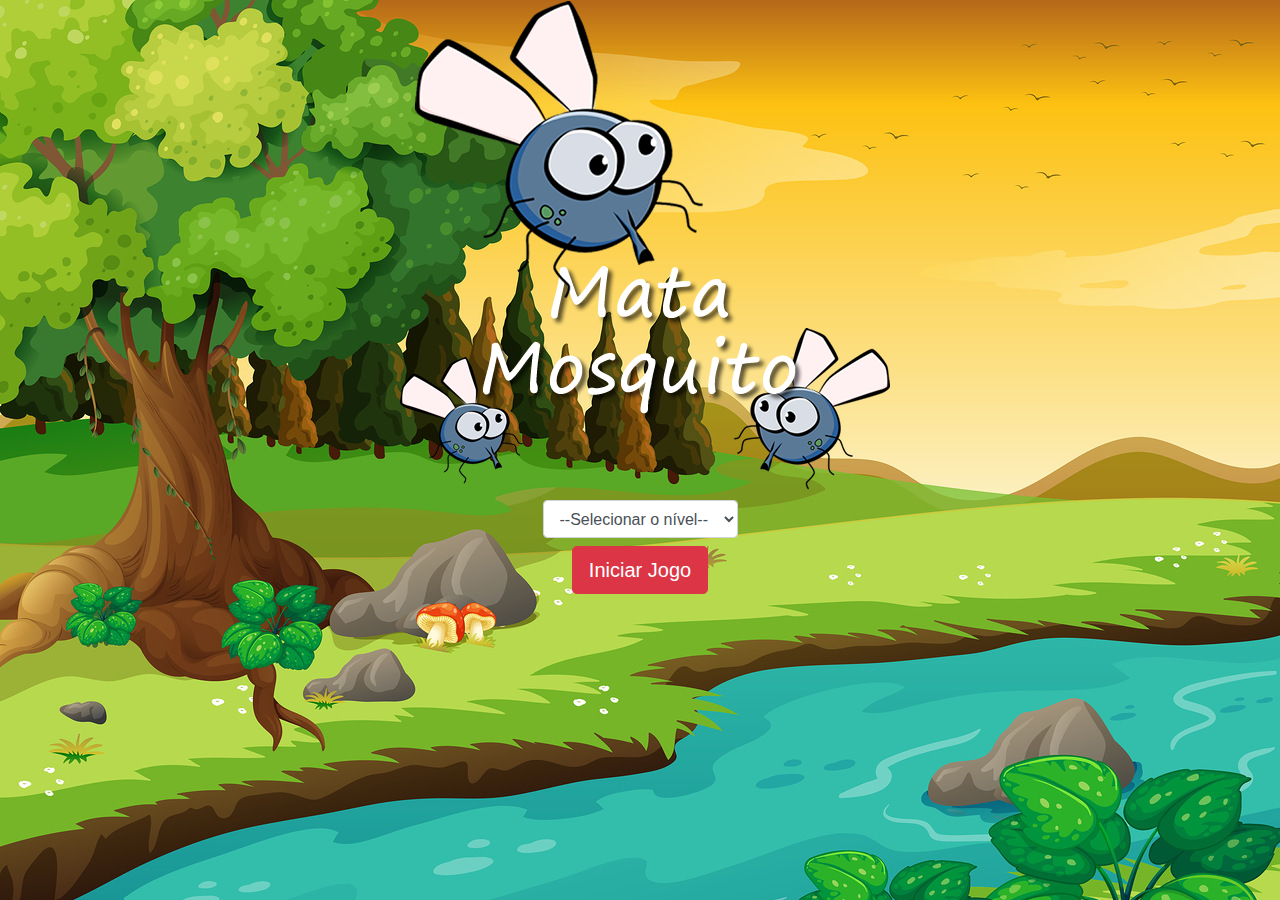
<file: index.html>
<!DOCTYPE html>
<html lang="pt-BR">
<head>
    <meta charset="UTF-8">
    <meta name="viewport" content="width=device-width, initial-scale=1.0">
    <link rel="stylesheet" href="https://stackpath.bootstrapcdn.com/bootstrap/4.3.1/css/bootstrap.min.css" integrity="sha384-ggOyR0iXCbMQv3Xipma34MD+dH/1fQ784/j6cY/iJTQUOhcWr7x9JvoRxT2MZw1T" crossorigin="anonymous">
    <link rel="shortcut icon" href="imagens/mosca.png" type="image/png">
    <link rel="stylesheet" href="style.css">

    <title>Game Mata Mosquito</title>

    <script>
        function iniciarjogo(params) {
            var nivel = document.getElementById('nivel').value
            
            if (nivel === '') {
                alert('Selecione um nível para iniciar o jogo')
                return false
            }

            window.location.href = "app.html?" + nivel
        }

    </script>
</head>
<body>
    <div class="container">
        <div class="row">
            <div class="col">
                <div class="d-flex justify-content-center">
                    <img src="imagens/game.png">
                </div>
            </div>
        </div>

        <div class="row">
            <div class="col">
                <div class="d-flex justify-content-center">
                    <div class="mb-2">
                        <select class="form-control" id="nivel">
                            <option value=""> --Selecionar o nível--</option>
                            <option value="normal">Normal</option>
                            <option value="dificil">Difícil</option>
                            <option value="chucknoris">Chuck Norris</option>
                        </select>
                    </div>
                </div>
            </div>
        </div>

        <div class="row">
            <div class="col">
                <div class="d-flex justify-content-center">
                    <button type="button" class="btn  btn-danger btn-lg" onclick="iniciarjogo()">Iniciar Jogo</button>
                </div>
            </div>
        </div>
    </div>
</body>
</html>
</file>
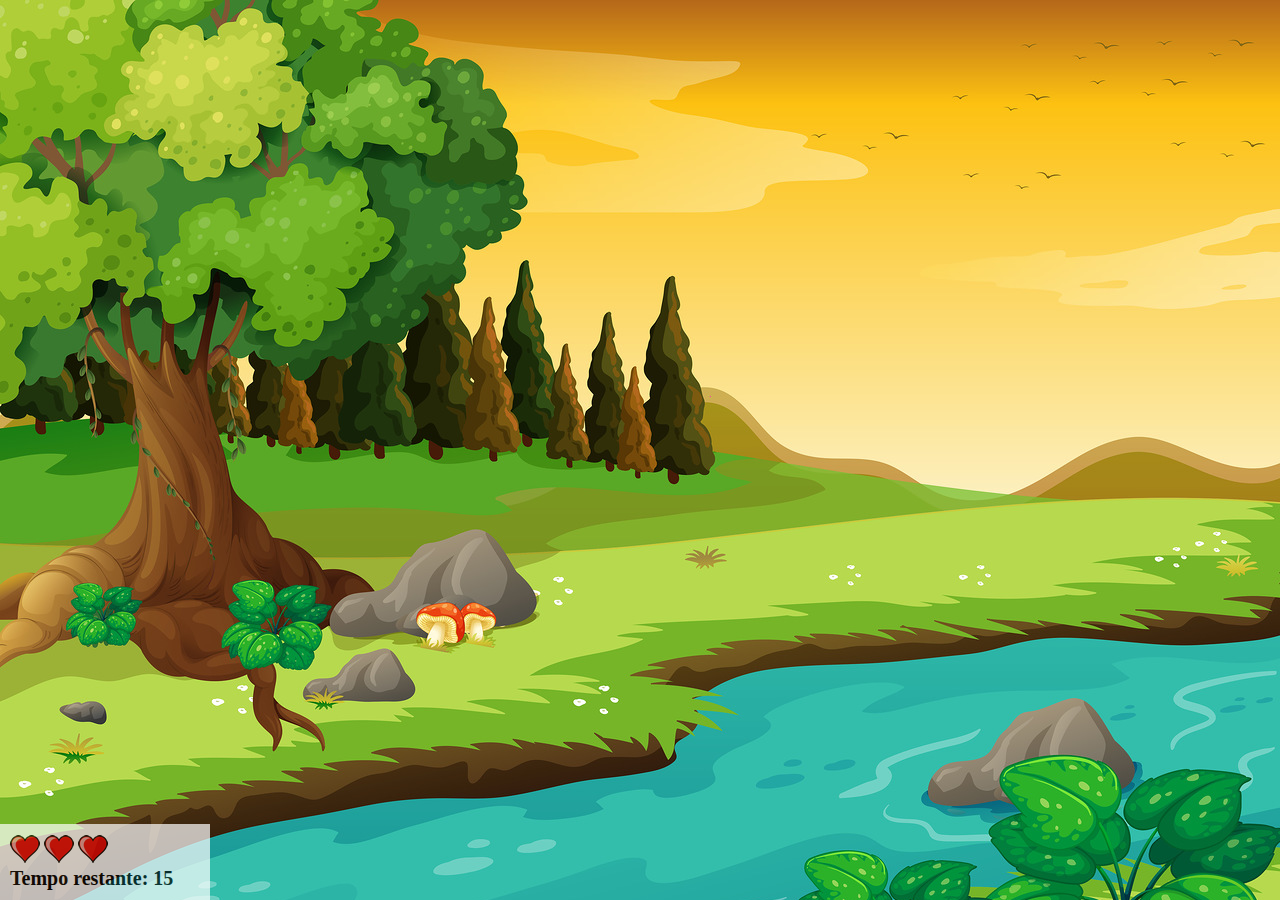
<file: app.html>
<!DOCTYPE html>
<html lang="pt-">
<head>
    <meta charset="UTF-8">
    <meta name="viewport" content="width=device-width, initial-scale=1.0">
    <title>App Mata Mosquito</title>
    <link rel="shortcut icon" href="imagens/mosca.png" type="image/png">
    <link rel="stylesheet" href="style.css">
    <script src="jogo.js"></script>
</head>
<body onresize="ajustaTamanhoPalcoJogo()">
    
    <div class="painel">
        <div class="vidas">
            <img id="v1" src="imagens/coracao_cheio.png">
            <img id="v2" src="imagens/coracao_cheio.png">
            <img id="v3" src="imagens/coracao_cheio.png">
        </div>

        <div class="cronometro"> 
            Tempo restante: <span id="cronometro"></span>
        </div>
    </div>

    <script>
        document.getElementById('cronometro').innerHTML = tempo

        var criaMosquito = setInterval(function() {
            posicaoRandomica()
        },criaMosquitoTempo)
    </script>
</body>
</html>
</file>
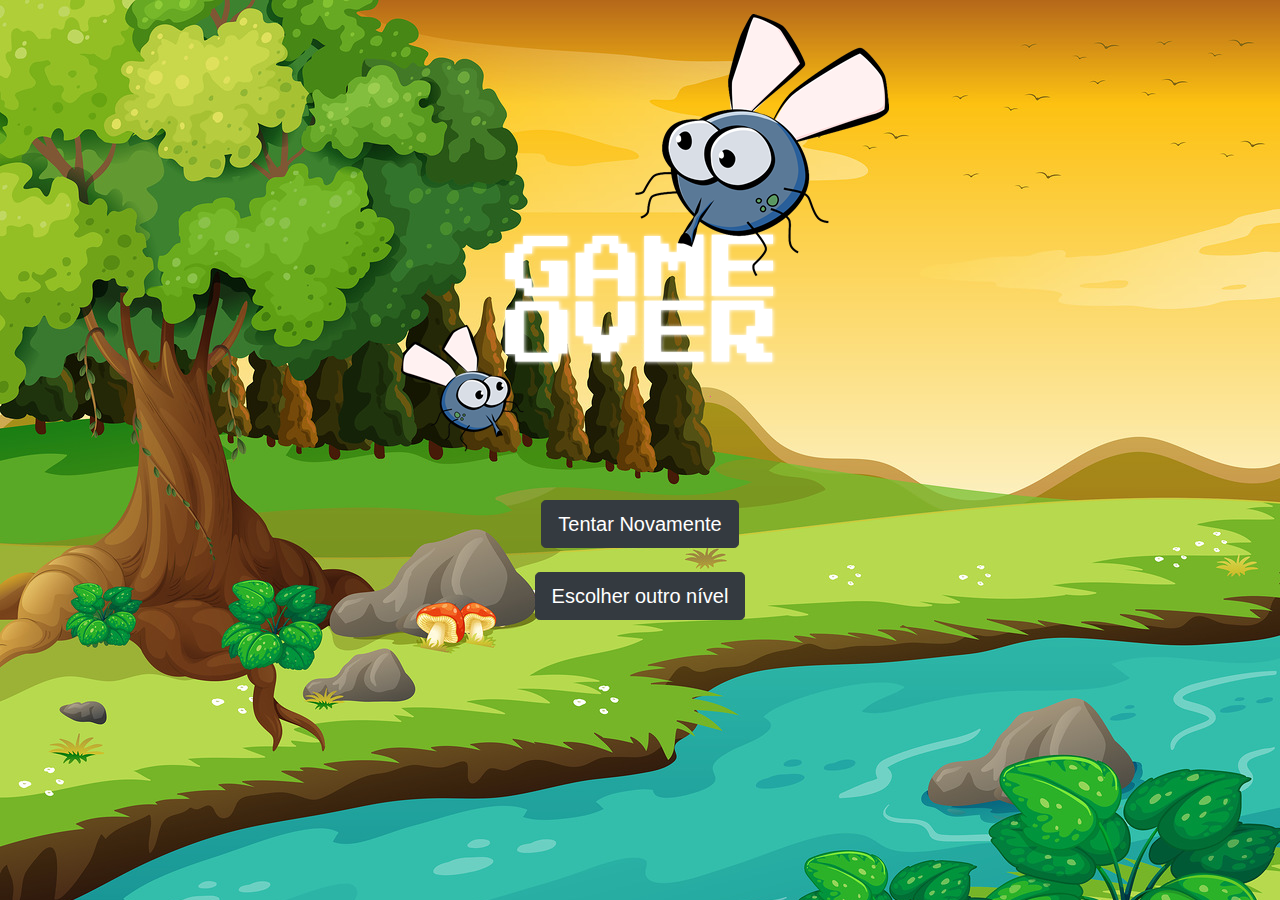
<file: fim_de_jogo.html>
<!DOCTYPE html>
<html lang="pt-BR">
<head>
    <meta charset="UTF-8">
    <meta name="viewport" content="width=device-width, initial-scale=1.0">
    <link rel="stylesheet" href="https://stackpath.bootstrapcdn.com/bootstrap/4.3.1/css/bootstrap.min.css" integrity="sha384-ggOyR0iXCbMQv3Xipma34MD+dH/1fQ784/j6cY/iJTQUOhcWr7x9JvoRxT2MZw1T" crossorigin="anonymous">
    <link rel="shortcut icon" href="imagens/mosca.png" type="image/png">
    <link rel="stylesheet" href="style.css">

    <title>Fim de jogo</title>
</head>
<body>
    <div class="container">
        <div class="row">
            <div class="col">
                <div class="d-flex justify-content-center">
                    <img src="imagens/game_over.png">
                </div>
            </div>
        </div>

        <div class="row">
            <div class="col">
                <div class="d-flex justify-content-center">
                    <button type="button" class="btn  btn-dark btn-lg" onclick="window.location.href = 'app.html'">Tentar Novamente</button>
                </div>
            </div>
        </div>
        <br>
        <div class="row">
            <div class="col">
                <div class="d-flex justify-content-center">
                    <button type="button" class="btn  btn-dark btn-lg" onclick="window.location.href = 'index.html'">Escolher outro nível</button>
                </div>
            </div>
        </div>
    </div>
</body>
</html>
</file>
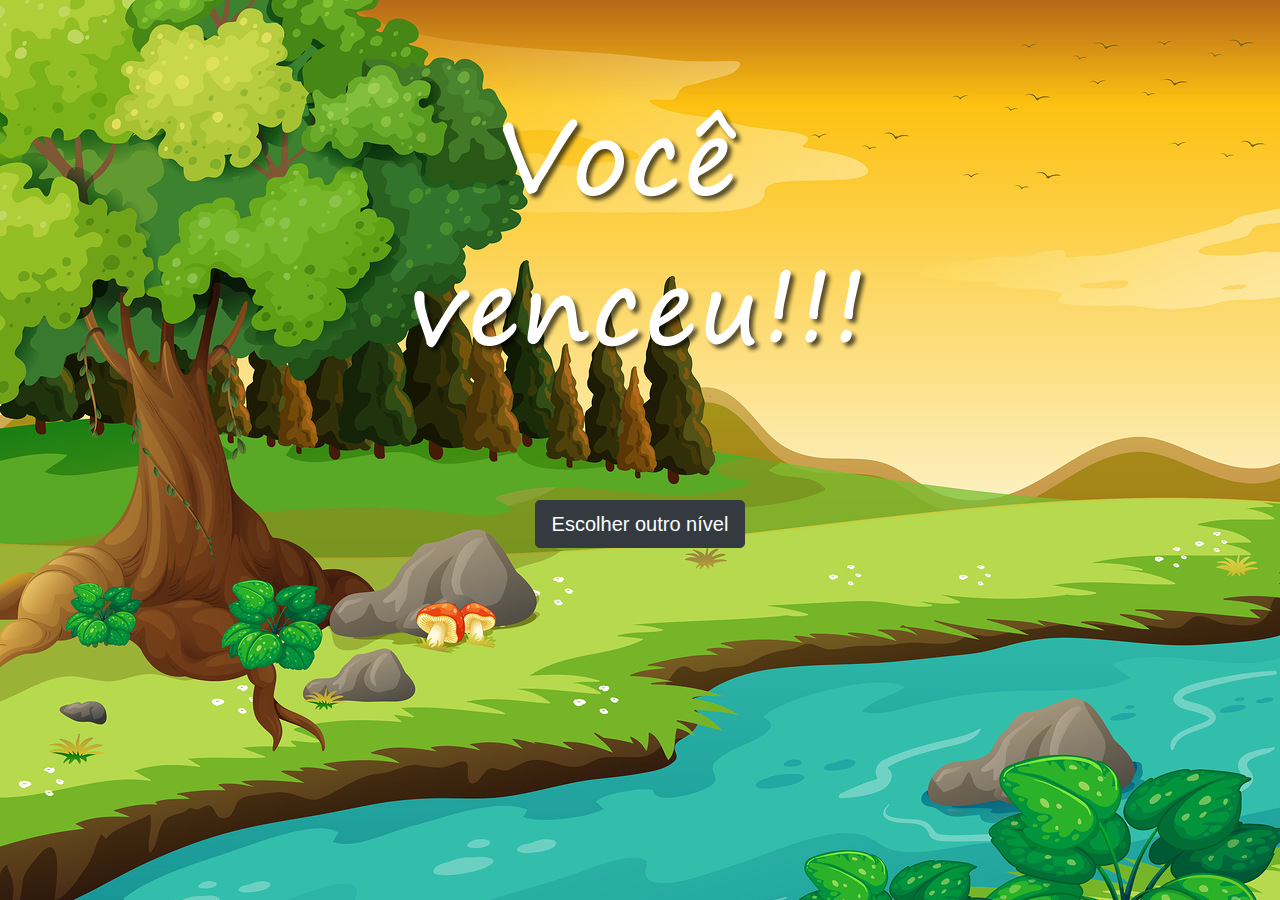
<file: vitoria.html>
<!DOCTYPE html>
<html lang="pt-BR">
<head>
    <meta charset="UTF-8">
    <meta name="viewport" content="width=device-width, initial-scale=1.0">
    <link rel="stylesheet" href="https://stackpath.bootstrapcdn.com/bootstrap/4.3.1/css/bootstrap.min.css" integrity="sha384-ggOyR0iXCbMQv3Xipma34MD+dH/1fQ784/j6cY/iJTQUOhcWr7x9JvoRxT2MZw1T" crossorigin="anonymous">

    <link rel="stylesheet" href="style.css">

    <title>Fim de jogo</title>
</head>
<body>
    <div class="container">
        <div class="row">
            <div class="col">
                <div class="d-flex justify-content-center">
                    <img src="imagens/vitoria.png">
                </div>
            </div>
        </div>

        <div class="row">
            <div class="col">
                <div class="d-flex justify-content-center">
                    <button type="button" class="btn  btn-dark btn-lg" onclick="window.location.href = 'index.html'">Escolher outro nível</button>
                </div>
            </div>
        </div>
    </div>
</body>
</html>
</file>
<file: style.css>
html{
    cursor: url(imagens/mata_mosca.png) 30 30, auto;
}
body{
    background-image: url(imagens/bg.jpg);
    background-repeat: no-repeat;
}
.mosquito1{
    width: 50px;
    height: 50px;
}
.mosquito2{
    width: 70px;
    height: 70px;
}
.mosquito3{
    width: 90px;
    height: 90px;
}

.ladoA{
    transform: scaleX(1);
}

.ladoB{
    transform: scaleX(-1);
}

.painel{
    position: absolute;
    width: 190px;
    padding: 10px;
    left: 0px;
    bottom: 0px;
    border-top: solid 1px #fff;
    background-color: #fff;
    opacity: 0.7;
}

.vidas{
    float: left;
}

.cronometro{
    float: left;
    font-size: 20px;
    font-weight: bold;
}
</file>
